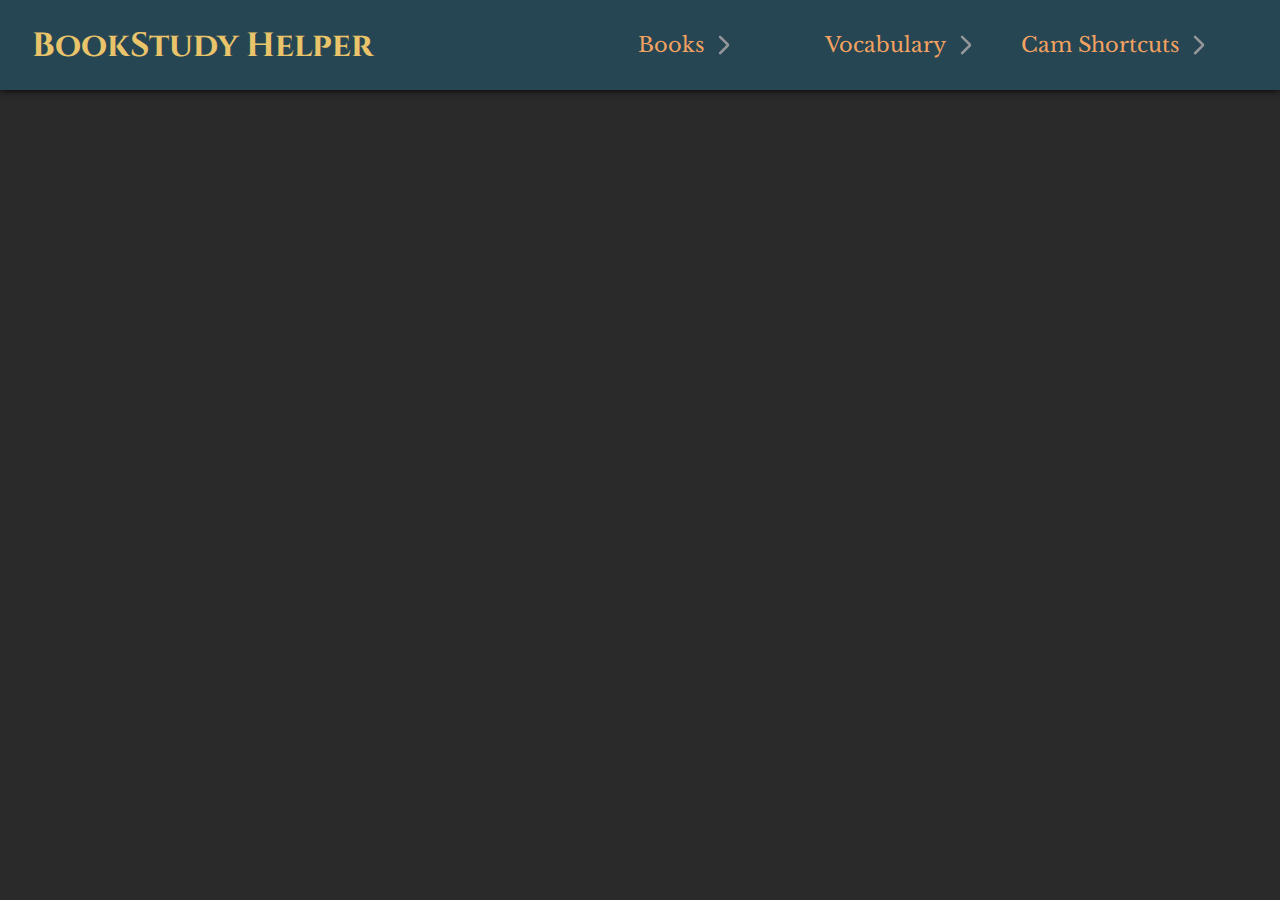
<file: index.html>
<!DOCTYPE html>
<html lang="en">
<head>
    <meta charset="UTF-8">
    <meta name="viewport" content="width=device-width, initial-scale=1.0">
    <title>BookStudy Helper</title>

    <!-- Fonts -->
    <link rel="preconnect" href="https://fonts.googleapis.com">
    <link rel="preconnect" href="https://fonts.gstatic.com" crossorigin>
    <link href="https://fonts.googleapis.com/css2?family=Cinzel:wght@400..900&family=Lato:ital,wght@0,100;0,300;0,400;0,700;0,900;1,100;1,300;1,400;1,700;1,900&family=Libre+Baskerville:ital,wght@0,400;0,700;1,400&display=swap" rel="stylesheet">
    <!-- CSS -->
    <link rel="stylesheet" href="styles.css">
    <!-- Site Icon -->
    <link rel="shortcut icon" href="images/icons8-literature-96.png" type="image/x-icon">

</head>
<body>  
    <header id="none"></header>

    <!-- <div class="hero">
        <section>

        </section>
        <span class="hero_preTitle">Make study easier with</span>
        <span class="hero_title">BookStudy Helper</span>
    </div> -->

    <!-- JS -->

    <script src="script.js"></script>
    
</body>
</html>
</file>
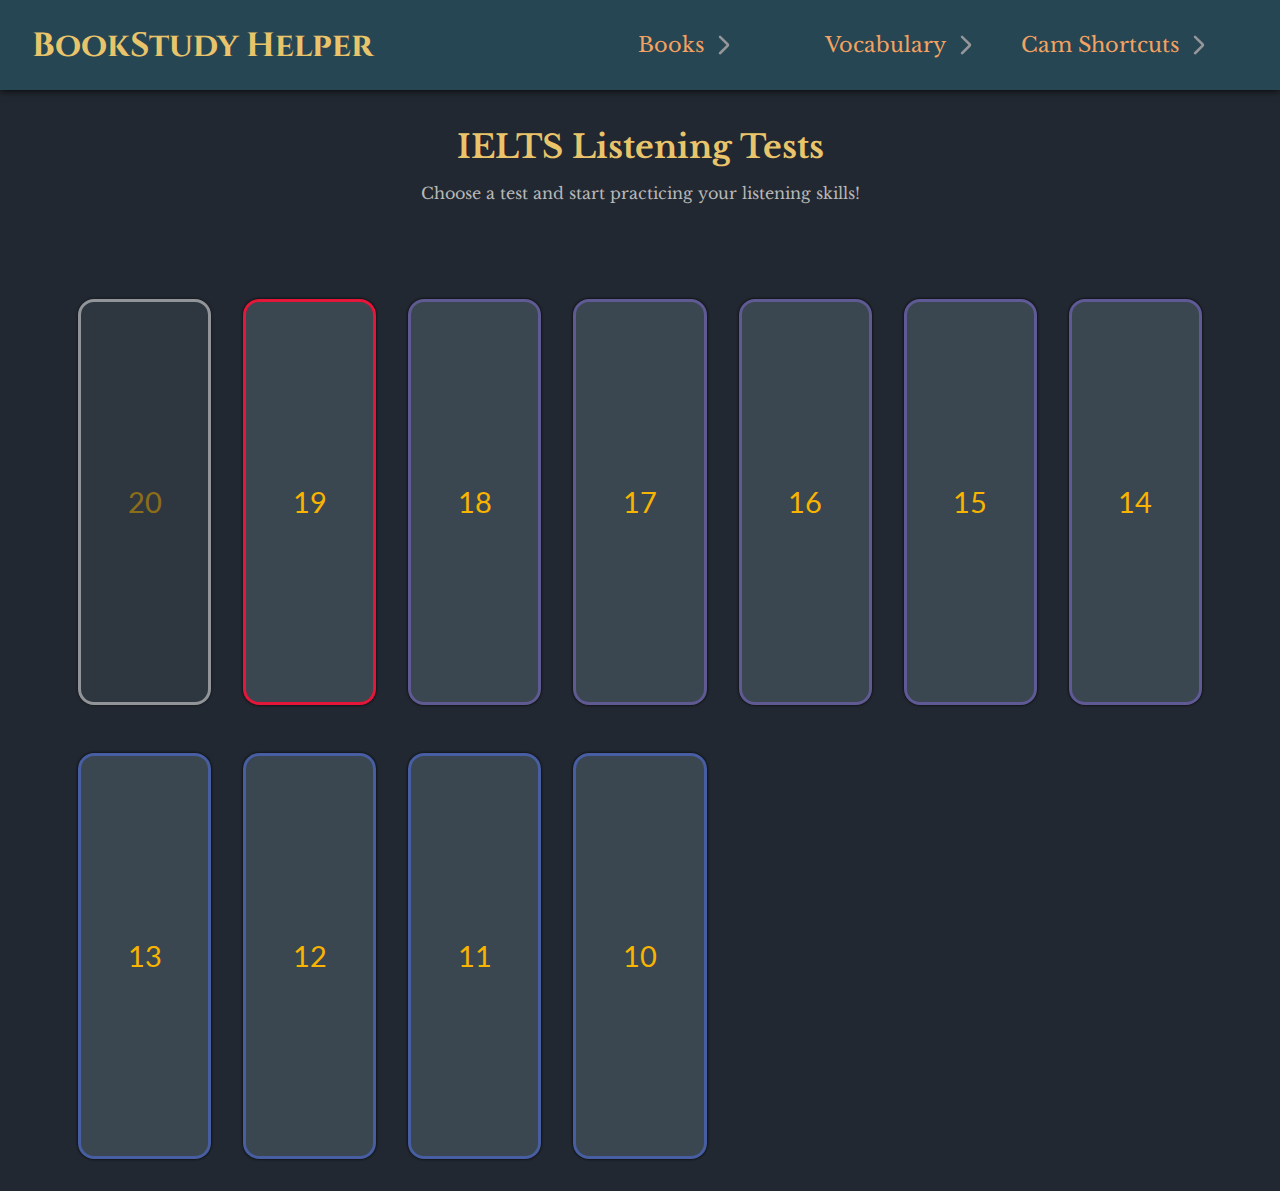
<file: pages/Listening.html>
<!DOCTYPE html>
<html lang="en">
<head>
    <meta charset="UTF-8">
    <meta name="viewport" content="width=device-width, initial-scale=1.0">
    <title>Cambridge Listening</title>

    <!-- Fonts -->
    <link rel="preconnect" href="https://fonts.googleapis.com">
    <link rel="preconnect" href="https://fonts.gstatic.com" crossorigin>
    <link href="https://fonts.googleapis.com/css2?family=Cinzel:wght@400..900&family=Lato:ital,wght@0,100;0,300;0,400;0,700;0,900;1,100;1,300;1,400;1,700;1,900&family=Libre+Baskerville:ital,wght@0,400;0,700;1,400&display=swap" rel="stylesheet">
    <!-- CSS -->
    <link rel="stylesheet" href="../styles.css">
    <link rel="stylesheet" href="css/book.css">
    <!-- Site Icon -->
    <link rel="shortcut icon" href="../images/icons8-literature-96.png" type="image/x-icon">
</head>
<body>
    <header id="Listening"></header>


    
    <!-- <main>
        <div class="bookSection">
            <div class="bookSection_title">
                <p>IELTS Listening Tests</p> 
            </div>
            <div class="bookSection_body">
                <span style="grid-column-start: 1; grid-column-end: 2;">
                    <p>20</p>
                    <button>Test 1</button>
                    <button>Test 2</button>
                    <button>Test 3</button>
                    <button>Test 4</button>
                </span>
                <span style="grid-column-start: 2; grid-column-end: 3;">
                    <p>19</p>
                    <button>Test 1</button>
                    <button>Test 2</button>
                    <button>Test 3</button>
                    <button>Test 4</button>
                </span>
                <span style="grid-column-start: 3; grid-column-end: 4;">
                    <p>18</p>
                    <button>Test 1</button>
                    <button>Test 2</button>
                    <button>Test 3</button>
                    <button>Test 4</button>
                </span>
                <span style="grid-column-start: 4; grid-column-end: 5;">
                    <p>17</p>
                    <button>Test 1</button>
                    <button>Test 2</button>
                    <button>Test 3</button>
                    <button>Test 4</button>
                </span>
                <span style="grid-column-start: 5; grid-column-end: 6;">
                    <p>16</p>
                    <button>Test 1</button>
                    <button>Test 2</button>
                    <button>Test 3</button>
                    <button>Test 4</button>
                </span>
                <span style="grid-column-start: 6; grid-column-end: 7;">
                    <p>15</p>
                    <button>Test 1</button>
                    <button>Test 2</button>
                    <button>Test 3</button>
                    <button>Test 4</button>
                </span>
                <span style="grid-column-start: 7; grid-column-end: 8;">
                    <p>14</p>
                    <button>Test 1</button>
                    <button>Test 2</button>
                    <button>Test 3</button>
                    <button>Test 4</button>
                </span>
                <span style="grid-column-start: 8; grid-column-end: 9;">
                    <p>13</p>
                    <button>Test 1</button>
                    <button>Test 2</button>
                    <button>Test 3</button>
                    <button>Test 4</button>
                </span>
                <span style="grid-column-start: 9; grid-column-end: 10;">
                    <p>12</p>
                    <button>Test 1</button>
                    <button>Test 2</button>
                    <button>Test 3</button>
                    <button>Test 4</button>
                </span>
                <span style="grid-column-start: 10; grid-column-end: 11;">
                    <p>11</p>
                    <button>Test 1</button>
                    <button>Test 2</button>
                    <button>Test 3</button>
                    <button>Test 4</button>
                </span>
                <span style="grid-column-start: 11; grid-column-end: 12;">
                    <p>10</p>
                    <button>Test 1</button>
                    <button>Test 2</button>
                    <button>Test 3</button>
                    <button>Test 4</button>
                </span>
            </div>
        </div>
    </main> -->
    
    
    <main>
      <div class="bookSection">
          <div class="bookSection_title">
          <h1>IELTS Listening Tests</h1>
          <p>Choose a test and start practicing your listening skills!</p>
      </div>
      <div class="bookSection_body">
  
          <div style="border: 3px solid white; opacity: .5;" class="bookSection_book">
            <p>20</p>
            <button>Test 1</button>
            <button>Test 2</button>
            <button>Test 3</button>
            <button>Test 4</button>
          </div>
  
          <div style="border: 3px solid #e4163a;" class="bookSection_book">
            <p>19</p>
            <button>Test 1</button>
            <button>Test 2</button>
            <button>Test 3</button>
            <button>Test 4</button>
          </div>
  
          <div style="border: 3px solid #5f5a92;" class="bookSection_book">
            <p>18</p>
            <button>Test 1</button>
            <button>Test 2</button>
            <button>Test 3</button>
            <button>Test 4</button>
          </div>
  
          <div style="border: 3px solid #5f5a92;" class="bookSection_book">
            <p>17</p>
            <button>Test 1</button>
            <button>Test 2</button>
            <button>Test 3</button>
            <button>Test 4</button>
          </div>
  
          <div style="border: 3px solid #5f5a92;" class="bookSection_book">
            <p>16</p>
            <button>Test 1</button>
            <button>Test 2</button>
            <button>Test 3</button>
            <button>Test 4</button>
          </div>
  
          <div style="border: 3px solid #5f5996;" class="bookSection_book">
            <p>15</p>
            <button>Test 1</button>
            <button>Test 2</button>
            <button>Test 3</button>
            <button>Test 4</button>
          </div>
  
          <div style="border: 3px solid #5f5996;" class="bookSection_book">
            <p>14</p>
            <button>Test 1</button>
            <button>Test 2</button>
            <button>Test 3</button>
            <button>Test 4</button>
          </div>
  
          <div style="border: 3px solid #475ea2;" class="bookSection_book">
            <p>13</p>
            <button>Test 1</button>
            <button>Test 2</button>
            <button>Test 3</button>
            <button>Test 4</button>
          </div>
  
          <div style="border: 3px solid #475ea2;" class="bookSection_book">
            <p>12</p>
            <button>Test 1</button>
            <button>Test 2</button>
            <button>Test 3</button>
            <button>Test 4</button>
          </div>
  
          <div style="border: 3px solid #475ea2;" class="bookSection_book">
            <p>11</p>
            <button>Test 1</button>
            <button>Test 2</button>
            <button>Test 3</button>
            <button>Test 4</button>
          </div>
  
          <div style="border: 3px solid #475ea2;" class="bookSection_book">
            <p>10</p>
            <button>Test 1</button>
            <button>Test 2</button>
            <button>Test 3</button>
            <button>Test 4</button>
          </div>
  
      </div>  
    </main>
  

    <script src="js/book.js"></script>
    <script src="../script.js"></script>
</body>
</html>
</file>
<file: styles.css>
body {
    margin: 0;
    height: 100vh;
    font-family: 'Libre Baskerville';
    background-color: #2A2A2A ;
}

/* Header //////////////////////////////////////////////////// */

header {
    display: flex;
    justify-content: space-between;
    align-items: center;
    background-color: #264653;
    padding: 0 2rem;
    height: 90px;
    box-shadow: 0 0 8px black;
    user-select: none;
    position: relative;
    z-index: 100;
}

.title {
    font-size: 2.1rem;
    color: #E9C46A;
    font-family: "Cinzel", serif;
    font-weight: bold;
    margin-right: 3rem;
    text-decoration: none;
}

header nav {
    display: flex;
    justify-content: center;
    align-items: center;
}

.navLinks {
    flex-grow: .15;
    height: 100%;
    justify-content: space-between;
    margin-right: 2rem;
}

.navLinks_titles {
    cursor: pointer;
    color:  #F4A261;
    font-size: 1.3rem;
    width: 200px;
    flex-wrap: nowrap;
    display: flex;
    justify-content: center;
    align-items: center;
    transition: .3s ease-in-out;
}

.navLinks_titles svg {
    margin-left: .5rem;
}

.navLinks_titles svg , .navLinks_titles {
    transition: .3s ease-in-out;
}

/* Nav Links */

.navLinks > div {
    position: relative;
    height: 100%;
    display: flex;
    align-items: center;
    justify-content: center;
}

.navLinks_lists {
    position: absolute;
    display: flex;
    flex-direction: column;
    align-items: center;
    background-color:#2D5546 ;
    width: 120%;
    border-radius: 0 0 1rem 1rem;
    transition: .55s ease-in-out ;
    list-style: none;
    margin: 0 ;
    box-shadow: 0 0 4px #1c3129;
    top: 100% !important;
    max-height: 0;
    overflow: hidden;
    padding: 0 .5rem;
    z-index: 50;
}

.navLinks_lists li {
    background-color: #224035;
    width: 100%;
    padding: .8rem 0;
    margin: .5rem 0;
    font-weight: 600;
    letter-spacing: 1px;
    color: #eeece8;
    cursor: pointer;
    text-align: center;
    border-radius: 1rem;
    transition: .3s;
    box-shadow: 0 5px 0 #1d362d;
}

.navLinks_lists li:hover {
    color: #d9d9d9;
    background-color: #224035e4;
    box-shadow: 0 4px 0 #12211b;
    transform: translateY(1px);
}

.navLinks_lists li:active {
    box-shadow: 0 1px 0 #1d362d;
    transform: translateY(4px);
    transition: .1s;
}

.navLinks-links:hover > .navLinks_lists {
    max-height: 500px;
    padding: 1rem .5rem !important;
}

.navLinks > div:hover .navLinks_titles {
    color:  #d4711f;
}

.navLinks > div:hover .navLinks_titles svg{
    transform: rotateZ(90deg);
}

/* Header Book Section */

.navSelection {
    position: absolute;
    width: 50%;
    padding: 0;
    left: 50%;
    transform: translateX(-50%);
    top: 100%;
    border-radius: 0 0 1rem 1rem;
    box-shadow: 0 3px 5px #152921;
    color: #eeece8;
    transition: .4s ease-in-out ;
    display: flex;
    justify-content: center;
    align-items: center;
    overflow: hidden;
    height: 0;
    background-color: #2A4E59;
    box-shadow: 0 3px 2px black;
}

.navSelection-title {
    position: absolute;
    transform: translateY(-100%);
    top: 0;
    z-index: 5;
    border-radius: 1rem 1rem 0 0;
    max-height: 0;
    overflow: hidden;
    transition: .25s ease-in-out ;
    padding: 0 2rem;
    font-size: 1.2rem;
    font-weight: 600;
    background-color: #305a6a;
    color: #ebebeb;
}

.navSelection ul {
    display: flex;
    list-style: none;
    font-weight: bold;
    font-size: 1.2rem;
    padding: 0;
    overflow-x: auto;
    padding: .67rem 0;
    scroll-behavior: smooth;
    margin: 0 .5rem;
}

.navSelection ul::-webkit-scrollbar {
    height: 10px;
    background-color: inherit;
    border-radius: 0 0 1rem 1rem;
}

.navSelection ul::-webkit-scrollbar-thumb {
    cursor: all-scroll;
    background-color: rgb(80, 156, 182);
    border-radius: 5rem;
    border: 2px solid #224238;
}

.navSelection ul li {
    transition: .2s;
    margin: 0 10px;
    border-radius: 1rem;
    cursor: pointer;
    text-wrap: nowrap;
    box-shadow: 0 5px 0 #17303b;
    background-color: #1E3C49;
    transition: .3s;
    /* padding: .8rem 1.5rem; */
    color: #DDDDDD;
}

.navSelection ul li a {
    color: #DDDDDD;
    font-family: 'Libre Baskerville';
    text-decoration: none;
    display: block;
}

.navSelection ul li a:first-child {
    padding: .8rem 1.5rem;
}

.navSelection ul li:hover {
    transform: translateY(1px);
    box-shadow: 0 4px 0 #102027 ;
    background-color: #1e3c4980;
}

.navSelection ul li:active {
    box-shadow: 0 1px 0 #000000 ;
    transform: translateY(4px);
    transition: .1s;
}

.navSelection-body {
    transition: .2s ease-in-out;
    opacity: 0;
}

.navSelection-backArrow {
    background-color: rgb(210, 47, 18);
    position: absolute;
    top: 5%;
    left: 1%;
    padding: .1rem .3rem;
    border-radius: 1rem;
    opacity: 0;
    transition: .2s ease-in-out;
    cursor: pointer;
}

.navSelection-backArrow:hover {
    background-color: rgb(143, 33, 14);
}

.navSelection-BTN {
    width: 50%;
    border-radius: 0 0 1rem 1rem;
    border: none;
    position: absolute;
    top: 100%;
    transition: .25s ease-in-out ;
    display: flex;
    align-items: center;
    justify-content: center;
    cursor: pointer;
    overflow: hidden ;
    height: 0 ;
    padding: 0 ;
    background-color: #335F70;
    color: #DDDDDD;
    box-shadow: 0 3px 1px black;
}

.navSelection-BTN:hover {
    background-color: #305a6b;
    color: #FFFFFF;
    box-shadow: 0 2px 2px black;
}

.navSelection-BTN svg {
    fill: white !important;
}

.navLinks_titles-active {
    padding: .8rem 2rem;
    max-height: 46px;
}

.navSelection-BTN-active {
    max-height: 1rem !important;
    padding: 1rem;
}

/* Hero Section //////////////////////////////////////////////////// */

/* .hero {
    background: url(images/hero-background.webp);
    background-size: cover;
    backdrop-filter: blur(5px);
    box-shadow: 0px 0px 20px rgba(0, 0, 0, 0.5);
    color: #fff;
    height: 100vh;
    display: flex;
    justify-content: center;
    align-items: center;
    flex-direction: column;
}

.hero::before {
    content: "";
    position: absolute;
    top: 0;
    left: 0;
    width: 100%;
    height: 100%;
    backdrop-filter: blur(5px);
    background: rgba(0, 0, 0, 0.3);
}

.hero .hero_preTitle {
    position: absolute;
    font-size: 1.2rem;
    color: #C0C0C0;
    letter-spacing: 1px;
    text-transform: uppercase;
    font-weight: 300; 
    top: 40%;
    transition: .5s;
    animation: fadeInUp 1s ease-out;
}

.hero .hero_title {
    font-size: 3.5rem;
    font-weight: bold;
    background: linear-gradient(90deg, #F8E6A0, #FFD700);
    -webkit-background-clip: text;
    -webkit-text-fill-color: transparent;
    text-shadow: 2px 2px 10px rgba(255, 215, 0, 0.3);
    opacity: 0;
    z-index: 1;
}

.hero_title-animation {
    animation: fadeInUp 1s ease-out;
}

@keyframes fadeInUp {
    from {
      opacity: 0;
      transform: translateY(20px);
    }
    to {
      opacity: 1;
      transform: translateY(0);
    }
} */
</file>
<file: pages/css/book.css>
body {
    background-color: #222831;
}

.bookSection {
    display: flex;
    justify-content: center;
    align-items: center;
    flex-direction: column;
    padding: 1rem;
}

.bookSection_title {
  text-align: center;
  margin-bottom: 2rem;
}
  
.bookSection_title h1 {
  color: #E9C46A;
  font-size: 2rem;
  margin-bottom: 0.5rem;
}
  
.bookSection_title p {
  color: #B7B7B7;
  font-size: 1rem;
}

.bookSection_body {
    display: grid;
    grid-template-columns: repeat(auto-fill, minmax(120px, 1fr));
    width: 90%;
    gap: 2rem;
    margin-top: 3rem;
}

.bookSection_body div {
    background-color: #3A4750;
    height: 25rem;
    border-radius: 1rem;
    transition: all 0.4s;
    font-family: 'Lato';
    transition: all 0.4s;
    margin-bottom: 1rem;
    position: relative;
    display: flex;
    justify-content: center;
    align-items: center;
    flex-direction: column;
    box-shadow: 0 0 3px black;
}

.bookSection_body div:hover {
    scale: 1.1;
    transition: all 0.4s;
    box-shadow: 0 0 5px #67ebdb;
}

.bookSection div:has(.bookSection_book) p {
    font-size: 1.8rem;
    position: absolute;
    top: 50%;
    transform: translateY(-50%);
    margin: 0;
    transition: all 0.4s;
    background-color: inherit;
    padding: .5rem 1rem;
    border-radius: .7rem .7rem 0 0;
    color: #F8B400;
}

.bookSection_body div button {
    margin: .5rem .5rem;
    background-color: #2A9D8F;
    color: #F1F1F1;
    border: none;
    padding: 1rem 1.3rem;
    border-radius: 1rem;
    font-size: 1.2rem;
    opacity: 0;
    transition: all 0.4s;
    scale: .0000001;
    white-space: nowrap;
    cursor: pointer;
}

.bookSection_body div button:hover {
    background-color: #319089;
}

/* Activation Classes;  */

.bookActiveWidth {
    z-index: 500;
    scale: 1.2 !important;
    box-shadow: 0 0 3px black !important;
}

.bookActiveButtons {
    opacity: 1 !important ;
    scale: 1 !important;
}

.bookActiveP {  
    top: 0% !important;
    transform: translateY(-100%) !important;
    font-size: 1.4rem !important;
    box-shadow: 0 -1px 1px black;
}
</file>
